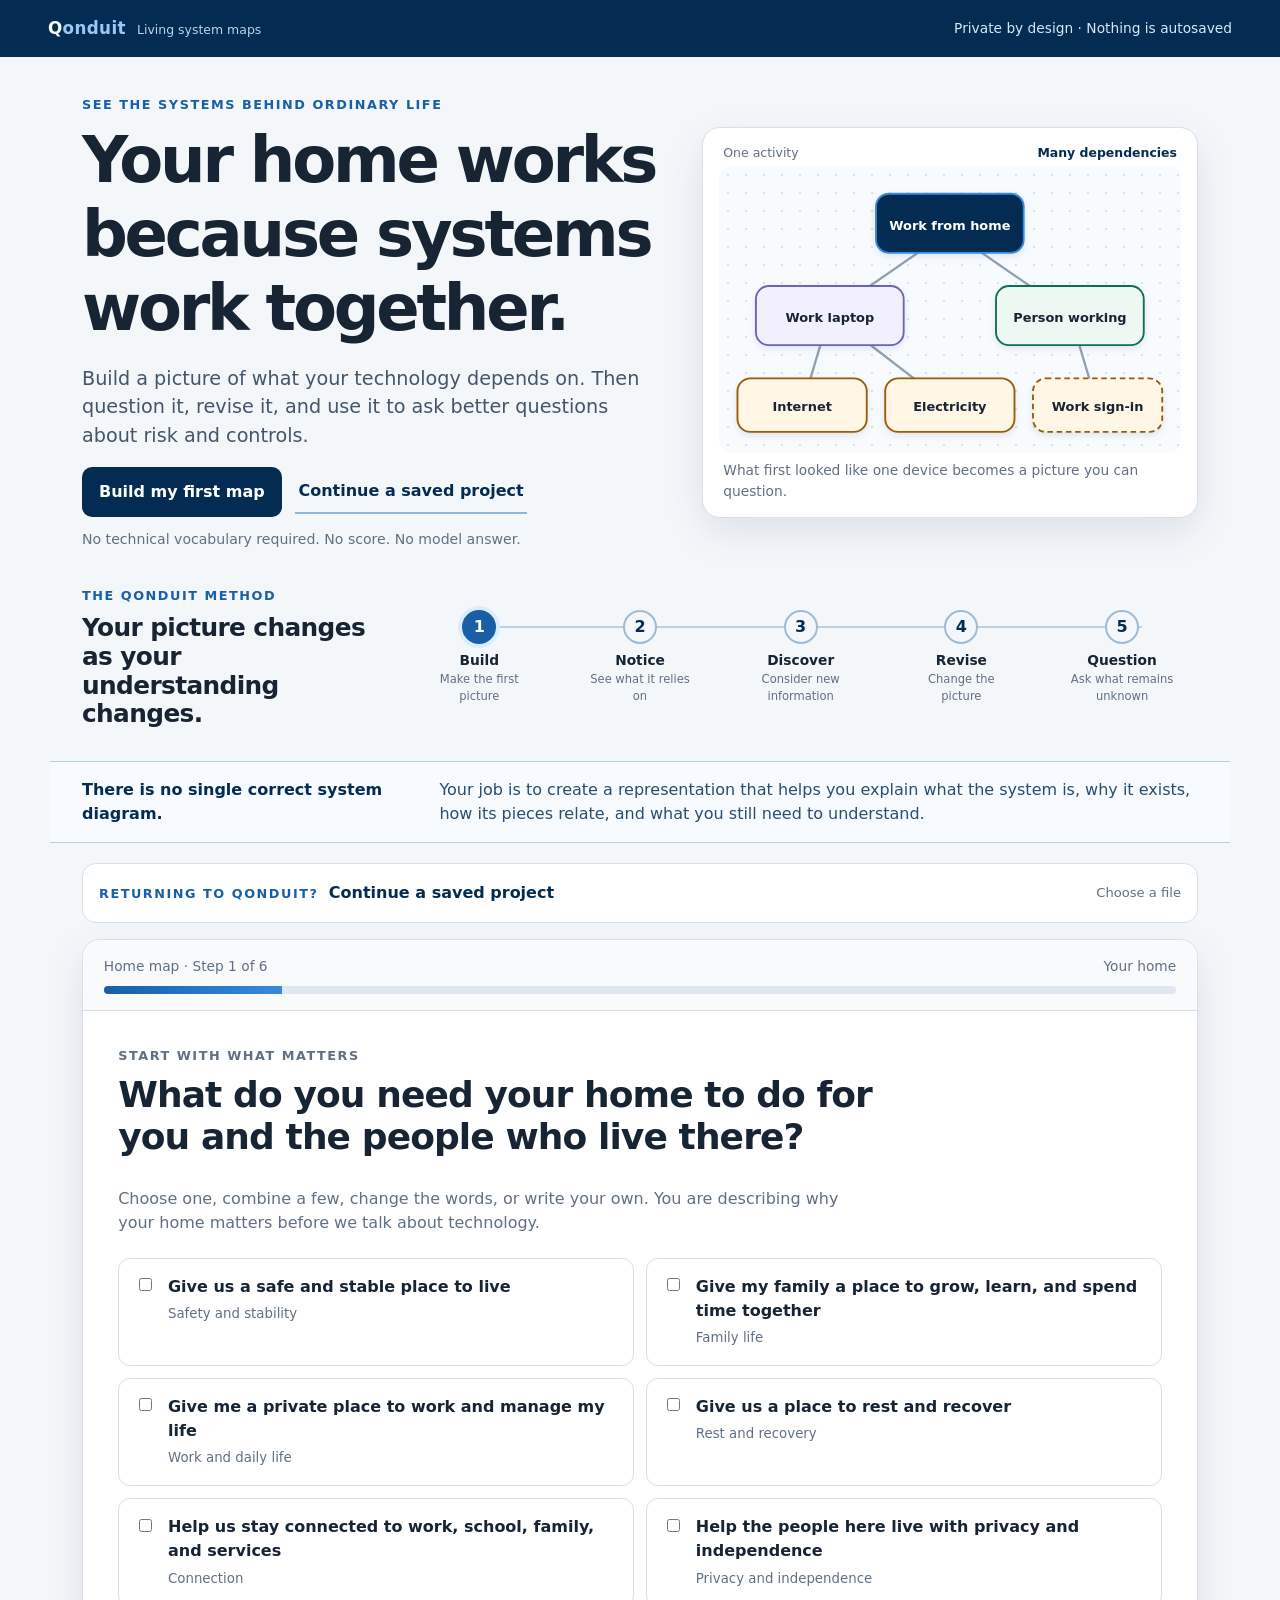
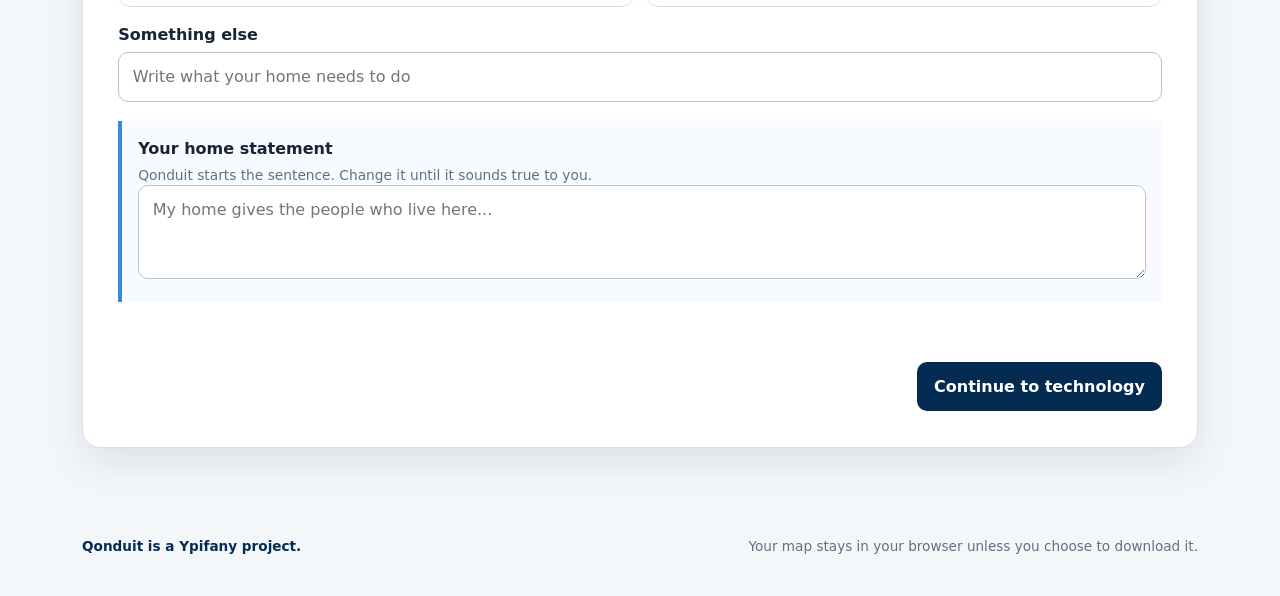
<file: index.html>
<!doctype html>
<html lang="en">
<head>
  <meta charset="utf-8">
  <meta name="viewport" content="width=device-width, initial-scale=1">
  <meta name="description" content="Build and revise a truthful map of how technology supports your home.">
  <title>Qonduit | See the System You Already Live In</title>
  <link rel="stylesheet" href="styles.css?v=20261016-4">
</head>
<body>
  <a class="skip-link" href="#experience">Skip to the experience</a>
  <header class="site-header">
    <div class="brand-lockup"><div class="brand">Q<span>onduit</span></div><div class="brand-descriptor">Living system maps</div></div>
    <div class="privacy-line">Private by design · Nothing is autosaved</div>
  </header>

  <section class="hero" aria-labelledby="pageTitle">
    <div class="hero-copy">
      <p class="eyebrow">See the systems behind ordinary life</p>
      <h1 id="pageTitle">Your home works because systems work together.</h1>
      <p class="lede">Build a picture of what your technology depends on. Then question it, revise it, and use it to ask better questions about risk and controls.</p>
      <div class="hero-actions">
        <button class="btn btn-primary btn-large" id="startExperience" type="button">Build my first map</button>
        <button class="text-button" id="openSavedProject" type="button" aria-controls="continueCard">Continue a saved project</button>
      </div>
      <p class="hero-reassurance">No technical vocabulary required. No score. No model answer.</p>
    </div>
    <aside class="hero-map-card" aria-label="Example of a living system map">
      <div class="map-preview-heading"><span>One activity</span><strong>Many dependencies</strong></div>
      <svg class="hero-map" viewBox="0 0 500 310" role="img" aria-labelledby="heroMapTitle heroMapDesc">
        <title id="heroMapTitle">Example home technology map</title>
        <desc id="heroMapDesc">Working from home connects to a laptop, internet service, electricity, and an employer sign-in.</desc>
        <g class="preview-lines">
          <line x1="250" y1="70" x2="120" y2="160"></line><line x1="250" y1="70" x2="380" y2="160"></line>
          <line x1="120" y1="160" x2="90" y2="260"></line><line x1="120" y1="160" x2="250" y2="260"></line><line x1="380" y1="160" x2="410" y2="260"></line>
        </g>
        <g class="preview-node preview-node-main" transform="translate(170 30)"><rect width="160" height="64" rx="14"></rect><text x="80" y="39">Work from home</text></g>
        <g class="preview-node preview-node-device" transform="translate(40 130)"><rect width="160" height="64" rx="14"></rect><text x="80" y="39">Work laptop</text></g>
        <g class="preview-node preview-node-person" transform="translate(300 130)"><rect width="160" height="64" rx="14"></rect><text x="80" y="39">Person working</text></g>
        <g class="preview-node preview-node-service" transform="translate(20 230)"><rect width="140" height="58" rx="14"></rect><text x="70" y="35">Internet</text></g>
        <g class="preview-node preview-node-service" transform="translate(180 230)"><rect width="140" height="58" rx="14"></rect><text x="70" y="35">Electricity</text></g>
        <g class="preview-node preview-node-new" transform="translate(340 230)"><rect width="140" height="58" rx="14"></rect><text x="70" y="35">Work sign-in</text></g>
      </svg>
      <p>What first looked like one device becomes a picture you can question.</p>
    </aside>
  </section>

  <section class="journey-overview" aria-labelledby="journeyTitle">
    <div><p class="eyebrow">The Qonduit method</p><h2 id="journeyTitle">Your picture changes as your understanding changes.</h2></div>
    <ol>
      <li data-journey="build"><span>1</span><strong>Build</strong><small>Make the first picture</small></li>
      <li data-journey="notice"><span>2</span><strong>Notice</strong><small>See what it relies on</small></li>
      <li data-journey="discover"><span>3</span><strong>Discover</strong><small>Consider new information</small></li>
      <li data-journey="revise"><span>4</span><strong>Revise</strong><small>Change the picture</small></li>
      <li data-journey="question"><span>5</span><strong>Question</strong><small>Ask what remains unknown</small></li>
    </ol>
  </section>

  <section class="promise" aria-label="Qonduit promise">
    <strong>There is no single correct system diagram.</strong>
    <span>Your job is to create a representation that helps you explain what the system is, why it exists, how its pieces relate, and what you still need to understand.</span>
  </section>

  <main class="page-shell" id="experience">
    <details class="continue-card" id="continueCard">
      <summary><span><span class="eyebrow">Returning to Qonduit?</span><strong id="continueTitle">Continue a saved project</strong></span><span class="summary-hint">Choose a file</span></summary>
      <div class="continue-card-body">
        <div>
          <p>Choose a Qonduit project file you previously downloaded. It opens only in this browser and is not uploaded or stored.</p>
          <p class="file-status" id="importStatus" role="status" aria-live="polite"></p>
        </div>
        <div class="continue-actions">
          <label class="field-label" for="projectFile">Qonduit project file</label>
          <input class="project-file-input" id="projectFile" type="file" accept=".json,application/json">
          <button class="btn btn-primary" id="beginImportedExperience" type="button" hidden>Question this map</button>
        </div>
      </div>
    </details>

    <section class="experience" id="experienceOne" aria-label="Home system mapping experience">
      <div class="progress-wrap">
        <div class="progress-copy"><span id="stepLabel">Home map · Step 1 of 6</span><span id="stepName">Your home</span></div>
        <div class="progress-track" aria-hidden="true"><div class="progress-bar" id="progressBar"></div></div>
      </div>

      <section class="step active" data-step="1" aria-labelledby="step1Title">
        <div class="step-intro">
          <p class="eyebrow">Start with what matters</p>
          <h2 id="step1Title">What do you need your home to do for you and the people who live there?</h2>
          <p>Choose one, combine a few, change the words, or write your own. You are describing why your home matters before we talk about technology.</p>
        </div>
        <div class="choice-grid" id="homePurposeChoices"></div>
        <div class="field">
          <label for="homePurposeOther">Something else</label>
          <input id="homePurposeOther" type="text" placeholder="Write what your home needs to do">
        </div>
        <div class="generated-statement">
          <label for="homeMission">Your home statement</label>
          <p class="field-help">Qonduit starts the sentence. Change it until it sounds true to you.</p>
          <textarea id="homeMission" placeholder="My home gives the people who live here..."></textarea>
        </div>
        <div class="validation" id="validation1" role="alert"></div>
        <div class="actions"><div></div><button class="btn btn-primary" data-next="2">Continue to technology</button></div>
      </section>

      <section class="step" data-step="2" aria-labelledby="step2Title">
        <div class="step-intro">
          <p class="eyebrow">Connect technology to purpose</p>
          <h2 id="step2Title">What do you use technology at home to do?</h2>
          <p>Choose what is actually true in your home. These uses help explain the job your home technology performs.</p>
        </div>
        <div class="choice-grid" id="techUseChoices"></div>
        <div class="field">
          <label for="techUseOther">Another use</label>
          <input id="techUseOther" type="text" placeholder="Add another way you use technology">
        </div>
        <div class="generated-statement">
          <label for="techMission">Your home technology statement</label>
          <p class="field-help">This should explain how technology contributes to the home statement you just wrote.</p>
          <textarea id="techMission" placeholder="Our home technology supports this by..."></textarea>
        </div>
        <div class="validation" id="validation2" role="alert"></div>
        <div class="actions"><button class="btn btn-secondary" data-back="1">Back</button><button class="btn btn-primary" data-next="3">Continue to people and devices</button></div>
      </section>

      <section class="step" data-step="3" aria-labelledby="step3Title">
        <div class="step-intro">
          <p class="eyebrow">Use ordinary names</p>
          <h2 id="step3Title">Who uses the technology, and what technology is there?</h2>
          <p>Do not include names or private account details. “The box that gives us Wi-Fi” is a useful answer. You can rename it later if you learn the technical term.</p>
        </div>
        <h3>People</h3>
        <div class="choice-grid" id="peopleChoices"></div>
        <div class="field">
          <label for="deviceInput">Devices and equipment</label>
          <p class="field-help">Select examples below or add your own, one at a time.</p>
          <div class="choice-grid" id="deviceChoices"></div>
          <div class="tag-builder">
            <input id="deviceInput" type="text" placeholder="Example: printer or the Wi-Fi box">
            <button class="btn btn-soft" id="addDevice" type="button">Add device</button>
          </div>
          <div class="selected-list" id="customDevices" aria-live="polite"></div>
        </div>
        <div class="validation" id="validation3" role="alert"></div>
        <div class="actions"><button class="btn btn-secondary" data-back="2">Back</button><button class="btn btn-primary" data-next="4">Continue to outside support</button></div>
      </section>

      <section class="step" data-step="4" aria-labelledby="step4Title">
        <div class="step-intro">
          <p class="eyebrow">Look beyond the walls</p>
          <h2 id="step4Title">What else has to be working for your technology to do what you need?</h2>
          <p>Your router and devices may be in your home, but they rely on things elsewhere. Choose what your household actually uses. These are outside services and dependencies.</p>
        </div>
        <div class="choice-grid" id="dependencyChoices"></div>
        <details class="example-disclosure">
          <summary>What is a device company account or service?</summary>
          <p>It is an account, app, or online service run by the company that made a device. The device may use it for setup, updates, storage, remote control, or paid features.</p>
          <p><strong>Examples:</strong> an Apple Account and iCloud for an iPhone, a Samsung account or SmartThings, a Roku account, Amazon Alexa, Google Home, HP Instant Ink, or a Peloton account. Choose this only when something like this is part of your home system.</p>
        </details>
        <div class="field">
          <label for="dependencyInput">Something we missed</label>
          <div class="tag-builder">
            <input id="dependencyInput" type="text" placeholder="Example: my employer's sign-in system">
            <button class="btn btn-soft" id="addDependency" type="button">Add outside service</button>
          </div>
          <div class="selected-list" id="customDependencies" aria-live="polite"></div>
        </div>
        <div class="validation" id="validation4" role="alert"></div>
        <div class="actions"><button class="btn btn-secondary" data-back="3">Back</button><button class="btn btn-primary" id="buildMap" type="button">Create my starting map</button></div>
      </section>

      <section class="step map-step" data-step="5" aria-labelledby="step5Title">
        <div class="map-heading">
          <p class="eyebrow">Version 1</p>
          <h2 id="step5Title">Make the map tell the truth as you understand it now.</h2>
          <p>Review the starting map Qonduit made from your answers. Use the controls beside the map only when you want to change what it says.</p>
          <ol class="map-instructions">
            <li><strong>Add a box:</strong> choose “Add something missing,” describe it, then choose “Add to map.”</li>
            <li><strong>Show a relationship:</strong> choose two boxes and say how one uses, supports, or relies on the other.</li>
            <li><strong>Tidy the layout:</strong> “Rearrange boxes” only straightens the map. It does not add or change information.</li>
          </ol>
          <p class="map-promise"><strong>Your map does not need to match anyone else’s.</strong> It needs to help you explain what you understand and what you still need to investigate.</p>
        </div>
        <p class="mobile-map-hint"><strong>Using a phone?</strong> Swipe left or right to move across the map. Swipe up or down to continue through the page. Tap a box to select it.</p>
        <div class="workspace">
          <div class="canvas-wrap">
            <svg id="mapCanvas" viewBox="0 0 900 760" role="img" aria-labelledby="mapTitle mapDesc">
              <title id="mapTitle">Editable home technology system map</title>
              <desc id="mapDesc">A visual diagram created from your guided answers. Use the adjacent map outline for a text representation.</desc>
              <defs>
                <marker id="arrow" markerWidth="9" markerHeight="9" refX="7" refY="3" orient="auto" markerUnits="strokeWidth"><path d="M0,0 L0,6 L8,3 z" fill="#7d91a5"></path></marker>
                <marker id="arrowNew" markerWidth="9" markerHeight="9" refX="7" refY="3" orient="auto" markerUnits="strokeWidth"><path d="M0,0 L0,6 L8,3 z" fill="#9a5b08"></path></marker>
              </defs>
              <g id="edgeLayer"></g><g id="nodeLayer"></g>
            </svg>
          </div>
          <aside class="map-panel" id="mapPanel" aria-label="Map editing controls">
            <div class="panel-jump" aria-label="Map panel sections">
              <button class="btn btn-soft" type="button" data-panel-top="mapPanel">Map controls</button>
              <button class="btn btn-secondary" type="button" data-panel-outline="outlineV1" aria-controls="outlineV1">Map outline</button>
            </div>
            <div class="panel-section">
              <h3>Add to the map</h3>
              <p>Add another box, or show how two existing boxes are related.</p>
              <div class="compact-grid">
                <button class="btn btn-soft" id="addNodeBtn" type="button">Add something missing</button>
                <button class="btn btn-soft" id="addEdgeBtn" type="button">Show a relationship</button>
              </div>
            </div>
            <div class="panel-section touch-only">
              <h3>Move boxes on a phone</h3>
              <p>Turn this on only while moving boxes. Turn it off to scroll the page normally.</p>
              <button class="btn btn-secondary btn-block" type="button" data-move-mode="v1" aria-pressed="false">Move boxes: off</button>
            </div>
            <div class="panel-section">
              <h3>Selected piece</h3>
              <p id="selectedHelp" aria-live="polite">Select a box on the map or use a button in the outline.</p>
              <button class="btn btn-secondary" id="editNodeBtn" type="button" disabled>Edit selected piece</button>
            </div>
            <details class="panel-section map-outline" id="outlineV1">
              <summary>Map outline</summary>
              <p>Each button selects and highlights the matching box in the map.</p>
              <ul class="node-list" id="nodeList"></ul>
            </details>
            <details class="panel-section map-outline">
              <summary>Relationships</summary>
              <p>Open this list when you want a text version of the connecting lines.</p>
              <ul class="edge-list" id="edgeList"></ul>
            </details>
          </aside>
        </div>
        <div class="map-toolbar">
          <button class="btn btn-secondary" data-back="4">Back to answers</button>
          <div class="actions-right">
            <button class="btn btn-soft" id="fitMap" type="button">Rearrange boxes</button>
            <button class="btn btn-secondary" id="downloadV1" type="button">Download Version 1 image</button>
            <button class="btn btn-primary" id="saveV1" type="button">Finish Version 1 and reveal something new</button>
          </div>
        </div>
      </section>

      <section class="step" data-step="6" aria-labelledby="step6Title">
        <div class="step-intro">
          <p class="eyebrow">Version 2</p>
          <h2 id="step6Title">New information can change the picture.</h2>
          <p>Qonduit selected a question based on what you included. It is not claiming the example is true for your home. Investigate it and add only what is true.</p>
        </div>
        <div class="reveal" id="revealCard" aria-live="polite"></div>
        <div class="reveal-actions">
          <button class="btn btn-secondary" id="downloadV1After" type="button">Download Version 1 image</button>
          <button class="btn btn-primary" id="reviseMap" type="button">Open Version 2</button>
        </div>

        <div id="version2Area" hidden>
          <p class="mobile-map-hint"><strong>Using a phone?</strong> Swipe left or right to move across the map. Swipe up or down to continue through the page. Tap a box to select it.</p>
          <div class="workspace" style="margin-top:1rem;border:1px solid var(--line)">
            <div class="canvas-wrap">
              <svg id="mapCanvasV2" viewBox="0 0 900 760" role="img" aria-label="Version 2 editable home technology map"><g id="edgeLayerV2"></g><g id="nodeLayerV2"></g></svg>
            </div>
            <aside class="map-panel" id="mapPanelV2" aria-label="Version 2 map editing controls">
              <div class="panel-jump" aria-label="Version 2 map panel sections">
                <button class="btn btn-soft" type="button" data-panel-top="mapPanelV2">Map controls</button>
                <button class="btn btn-secondary" type="button" data-panel-outline="outlineV2" aria-controls="outlineV2">Map outline</button>
              </div>
              <div class="panel-section">
                <h3>Revise your map</h3>
                <p>Your selected new information is now on the map. You can move it, edit it, or show another relationship.</p>
                <p id="selectedHelpV2" aria-live="polite">Select a box on the map or use a button in the outline.</p>
                <div class="compact-grid">
                  <button class="btn btn-soft" id="addNodeBtnV2" type="button">Add something missing</button>
                  <button class="btn btn-soft" id="addEdgeBtnV2" type="button">Show a relationship</button>
                </div>
                <button class="btn btn-secondary" id="editNodeBtnV2" style="margin-top:.55rem" type="button" disabled>Edit selected</button>
              </div>
              <div class="panel-section touch-only">
                <h3>Move boxes on a phone</h3>
                <p>Turn this on only while moving boxes. Turn it off to scroll the page normally.</p>
                <button class="btn btn-secondary btn-block" type="button" data-move-mode="v2" aria-pressed="false">Move boxes: off</button>
              </div>
              <details class="panel-section map-outline" id="outlineV2">
                <summary>Version 2 outline</summary>
                <p>Each button selects and highlights the matching box in the map.</p>
                <ul class="node-list" id="nodeListV2"></ul>
              </details>
              <details class="panel-section map-outline">
                <summary>Relationships</summary>
                <ul class="edge-list" id="edgeListV2"></ul>
              </details>
            </aside>
          </div>
          <div class="map-toolbar" style="border:1px solid var(--line);border-top:0">
            <button class="btn btn-soft" id="fitMapV2" type="button">Rearrange boxes</button>
            <button class="btn btn-primary" id="saveV2" type="button">Finish Version 2 and show downloads</button>
          </div>
        </div>

        <div id="reflectionArea" hidden>
          <h2 style="margin-top:1.7rem">What changed in your picture?</h2>
          <div class="comparison" id="comparison"></div>
          <div class="download-grid" id="downloadOptions">
            <article class="download-card"><h3>Download the Version 2 image</h3><p>A PNG you can view, share, or place in a document.</p><button class="btn btn-primary" id="downloadPng" type="button">Download Version 2 image</button></article>
            <article class="download-card"><h3>Download the editable project</h3><p>A Qonduit project file containing both versions and your reflection. Open it here later to continue questioning the map.</p><button class="btn btn-primary" id="downloadProject" type="button">Download editable project</button></article>
          </div>
          <p class="privacy-reminder"><strong>Nothing is autosaved.</strong> Download what you want to keep before closing or refreshing this page.</p>
          <h3 class="reflection-heading">Optional reflection</h3>
          <div class="field"><label for="reflectionVisible">What became visible in Version 2 that you did not see in Version 1?</label><textarea id="reflectionVisible"></textarea></div>
          <div class="field"><label for="reflectionQuestion">What question would you ask next before looking at a control?</label><textarea id="reflectionQuestion"></textarea></div>
          <div class="actions"><button class="btn btn-danger" id="startOver" type="button">Clear everything and start over</button><button class="btn btn-primary" id="continueToQuestions" type="button">Continue to Experience 2</button></div>
        </div>
      </section>
    </section>

    <section class="experience question-experience" id="questionExperience" aria-labelledby="questionExperienceTitle" hidden>
      <div class="experience-two-heading">
        <p class="eyebrow">Experience 2 · Question the picture</p>
        <h2 id="questionExperienceTitle">What does this map claim—and how do you know?</h2>
        <p>Select a box or relationship. Attach a question, assumption, uncertainty, evidence, or note. You are not trying to find the correct diagram. You are making your current understanding visible.</p>
      </div>

      <p class="mobile-map-hint"><strong>Using a phone?</strong> Swipe left or right to move across the map. Swipe up or down to continue through the page. Use the controls below the map to add questions and notes.</p>
      <div class="workspace question-workspace">
        <div class="canvas-wrap">
          <svg id="mapCanvasQ" viewBox="0 0 900 760" role="img" aria-labelledby="questionMapTitle questionMapDesc">
            <title id="questionMapTitle">Home technology map with attached questions and notes</title>
            <desc id="questionMapDesc">A copy of the learner's Version 2 map. Numbered badges show where questions, assumptions, uncertainties, evidence, or notes have been attached.</desc>
            <g id="edgeLayerQ"></g><g id="nodeLayerQ"></g>
          </svg>
        </div>
        <aside class="map-panel" id="mapPanelQ" aria-label="Questioning controls">
          <div class="panel-jump" aria-label="Questioning panel sections">
            <button class="btn btn-soft" type="button" data-panel-top="mapPanelQ">Question controls</button>
            <button class="btn btn-secondary" type="button" data-panel-outline="outlineQ" aria-controls="outlineQ">Map outline</button>
          </div>
          <div class="panel-section">
            <h3>Choose what to question</h3>
            <p id="selectedHelpQ" aria-live="polite">Select a box on the map or choose any item below.</p>
            <label class="field-label" for="annotationTarget">Map item</label>
            <select id="annotationTarget"></select>
            <div class="question-prompt" id="questionPrompt">Choose a map item to see a useful question.</div>
            <button class="btn btn-primary btn-block" id="addAnnotationBtn" type="button">Attach a question or note</button>
          </div>
          <div class="panel-section touch-only">
            <h3>Move boxes on a phone</h3>
            <p>Turn this on only while moving boxes. Turn it off to scroll the page normally.</p>
            <button class="btn btn-secondary btn-block" type="button" data-move-mode="q" aria-pressed="false">Move boxes: off</button>
          </div>
          <details class="panel-section map-outline" id="outlineQ">
            <summary>Map outline</summary>
            <p>Selecting a box makes its direct relationships easier to see.</p>
            <ul class="node-list" id="nodeListQ"></ul>
          </details>
          <details class="panel-section map-outline" open>
            <summary>Relationships</summary>
            <p>Use “Question” to attach something directly to a relationship.</p>
            <ul class="edge-list question-edge-list" id="edgeListQ"></ul>
          </details>
          <details class="panel-section map-outline" open>
            <summary>Attached questions and notes <span id="annotationCount">(0)</span></summary>
            <ul class="annotation-list" id="annotationList"><li class="empty-note">Nothing attached yet.</li></ul>
          </details>
        </aside>
      </div>
      <div class="validation question-validation" id="questionValidation" role="alert"></div>
      <div class="map-toolbar question-toolbar">
        <button class="btn btn-secondary" id="returnToOpening" type="button">Return to opening</button>
        <div class="actions-right">
          <button class="btn btn-soft" id="fitMapQ" type="button">Rearrange boxes</button>
          <button class="btn btn-primary" id="finishQuestioning" type="button">Finish questioning this map</button>
        </div>
      </div>

      <div class="question-results" id="questionResults" hidden>
        <p class="eyebrow">Your work</p>
        <h2>This map now shows what you understand and what remains open.</h2>
        <div class="comparison" id="annotationSummary"></div>
        <div class="download-grid">
          <article class="download-card"><h3>Download the annotated map</h3><p>A PNG with numbered markers showing where you attached thinking.</p><button class="btn btn-primary" id="downloadAnnotatedPng" type="button">Download annotated map</button></article>
          <article class="download-card"><h3>Keep the living project</h3><p>A Qonduit project file containing the maps, reflections, questions, assumptions, uncertainties, evidence, and notes.</p><button class="btn btn-primary" id="downloadQuestionedProject" type="button">Download updated project</button></article>
        </div>
        <p class="privacy-reminder"><strong>Nothing is autosaved.</strong> Download the updated project before leaving if you want to continue later.</p>
      </div>
    </section>
  </main>

  <footer class="site-footer"><strong>Qonduit is a Ypifany project.</strong><span>Your map stays in your browser unless you choose to download it.</span></footer>

  <div class="undo-toast" id="undoToast" role="status" aria-live="polite" hidden>
    <span id="undoMessage"></span>
    <button class="undo-action" id="undoAction" type="button" hidden>Undo</button>
    <button class="undo-dismiss" id="undoDismiss" type="button" aria-label="Dismiss message">×</button>
  </div>

  <div class="modal-backdrop" id="nodeModal" role="dialog" aria-modal="true" aria-labelledby="nodeModalTitle">
    <div class="modal">
      <h2 id="nodeModalTitle">Add something missing</h2>
      <div class="field"><label for="nodeLabel">What do you call it?</label><input id="nodeLabel" type="text" placeholder="Example: work laptop"></div>
      <div class="field"><label for="nodeType">What kind of piece is it?</label><select id="nodeType"><option value="device">Device or equipment</option><option value="person">Person or group</option><option value="service">Outside service</option><option value="purpose">Purpose or activity</option><option value="system">System</option></select></div>
      <div class="field"><label for="nodeCertainty">How sure are you?</label><select id="nodeCertainty"><option value="known">I know this</option><option value="assumed">I am assuming this</option><option value="check">I need to check</option></select></div>
      <div class="validation" id="nodeValidation" role="alert"></div>
      <div class="modal-actions"><button class="btn btn-secondary" data-close-modal>Cancel</button><button class="btn btn-primary" id="saveNode" type="button">Add to map</button></div>
    </div>
  </div>

  <div class="modal-backdrop" id="edgeModal" role="dialog" aria-modal="true" aria-labelledby="edgeModalTitle">
    <div class="modal">
      <h2 id="edgeModalTitle">Show how two things are related</h2>
      <p class="modal-help">A relationship explains why a line belongs between two boxes—for example, a laptop <strong>connects through</strong> a router or a household <strong>relies on</strong> electricity.</p>
      <div class="field"><label for="edgeFrom">From</label><select id="edgeFrom"></select></div>
      <div class="field"><label for="edgeTo">To</label><select id="edgeTo"></select></div>
      <fieldset class="relationship-choices">
        <legend>Choose the words that make the sentence true</legend>
        <div class="relationship-choice-grid">
          <button type="button" data-relationship="relies on">relies on</button>
          <button type="button" data-relationship="connects through">connects through</button>
          <button type="button" data-relationship="uses">uses</button>
          <button type="button" data-relationship="supports">supports</button>
          <button type="button" data-relationship="makes possible">makes possible</button>
          <button type="button" data-relationship="provides connection">provides connection</button>
        </div>
      </fieldset>
      <div class="field"><label for="edgeLabel">Or write your own relationship</label><input id="edgeLabel" type="text" placeholder="Example: sends information to"></div>
      <div class="validation" id="edgeValidation" role="alert"></div>
      <div class="modal-actions"><button class="btn btn-secondary" data-close-modal>Cancel</button><button class="btn btn-primary" id="saveEdge" type="button">Show relationship on map</button></div>
    </div>
  </div>

  <div class="modal-backdrop" id="annotationModal" role="dialog" aria-modal="true" aria-labelledby="annotationModalTitle">
    <div class="modal">
      <h2 id="annotationModalTitle">Attach thinking to the map</h2>
      <div class="field"><label for="annotationModalTarget">Attach it to</label><select id="annotationModalTarget"></select></div>
      <div class="field"><label for="annotationType">What are you attaching?</label><select id="annotationType"><option value="question">Question</option><option value="assumption">Assumption</option><option value="uncertainty">Something I need to verify</option><option value="evidence">Evidence</option><option value="note">Note or discovery</option></select></div>
      <div class="question-prompt" id="annotationSuggestion"></div>
      <div class="field"><label for="annotationText">Write it in your own words</label><textarea id="annotationText" placeholder="What do you want to remember, question, or verify?"></textarea></div>
      <div class="validation" id="annotationValidation" role="alert"></div>
      <div class="modal-actions"><button class="btn btn-secondary" data-close-modal>Cancel</button><button class="btn btn-primary" id="saveAnnotation" type="button">Attach to map</button></div>
    </div>
  </div>

  <script src="app.js?v=20261016-4"></script>
</body>
</html>
</file>
<file: styles.css>
:root {
  --navy: #042c53;
  --blue: #185fa5;
  --blue-2: #378add;
  --blue-pale: #eaf4ff;
  --green: #0f6e56;
  --green-pale: #edf8f3;
  --amber: #9a5b08;
  --amber-pale: #fff6e6;
  --red: #a32d2d;
  --ink: #172433;
  --muted: #607083;
  --line: #d7e0e8;
  --panel: #ffffff;
  --page: #f4f7fa;
  --shadow: 0 14px 40px rgba(4, 44, 83, 0.1);
  --radius: 18px;
}

* { box-sizing: border-box; }

html { scroll-behavior: smooth; }

body {
  margin: 0;
  overflow-x: hidden;
  color: var(--ink);
  background: var(--page);
  font-family: Inter, ui-sans-serif, system-ui, -apple-system, BlinkMacSystemFont, "Segoe UI", sans-serif;
  line-height: 1.5;
}

button, input, textarea, select { font: inherit; }
button { cursor: pointer; }

button:focus-visible,
input:focus-visible,
textarea:focus-visible,
select:focus-visible,
[tabindex]:focus-visible {
  outline: 3px solid #85b7eb;
  outline-offset: 3px;
}

.skip-link {
  position: fixed;
  left: 1rem;
  top: -4rem;
  z-index: 100;
  background: #fff;
  color: var(--navy);
  padding: 0.7rem 1rem;
  border-radius: 0.5rem;
}
.skip-link:focus { top: 1rem; }

.site-header {
  background: var(--navy);
  color: white;
  padding: 1rem clamp(1rem, 4vw, 3rem);
  display: flex;
  align-items: center;
  justify-content: space-between;
  gap: 1rem;
}

.brand-lockup { display: flex; align-items: baseline; gap: .7rem; }

.brand {
  font-size: 1.05rem;
  font-weight: 750;
  letter-spacing: 0.02em;
}
.brand span { color: #9cc8f4; }
.brand-descriptor { color: #b9d4ec; font-size: .78rem; }
.privacy-line { color: #d9e8f6; font-size: 0.86rem; }

.hero {
  max-width: 1180px;
  margin: 0 auto;
  padding: clamp(1.35rem, 3vw, 2.35rem) clamp(1rem, 4vw, 2rem) 1.25rem;
  display: grid;
  grid-template-columns: minmax(0, 1.08fr) minmax(370px, .92fr);
  gap: clamp(1.25rem, 3vw, 2.5rem);
  align-items: center;
}

.eyebrow {
  margin: 0 0 0.55rem;
  color: var(--blue);
  font-size: 0.8rem;
  font-weight: 800;
  letter-spacing: 0.12em;
  text-transform: uppercase;
}

h1, h2, h3 { line-height: 1.16; margin-top: 0; }
h1 { max-width: 760px; margin-bottom: .85rem; font-size: clamp(2.25rem, 5vw, 4rem); letter-spacing: -0.05em; }
h2 { font-size: clamp(1.55rem, 3vw, 2.25rem); letter-spacing: -0.025em; }
h3 { font-size: 1.05rem; }

.lede { max-width: 700px; margin-bottom: 1rem; font-size: clamp(1rem, 1.7vw, 1.2rem); color: #44566a; }

.hero-actions { display: flex; flex-wrap: wrap; align-items: center; gap: .85rem; }
.btn-large { min-height: 50px; padding-inline: 1.25rem; }
.text-button { min-height: 44px; padding: .55rem .2rem; border: 0; border-bottom: 2px solid #8fb6d9; background: transparent; color: var(--navy); font-weight: 800; }
.text-button:hover { border-color: var(--blue); }
.hero-reassurance { margin: .75rem 0 0; color: var(--muted); font-size: .88rem; }

.hero-map-card {
  background: var(--panel);
  border: 1px solid var(--line);
  border-radius: var(--radius);
  padding: 1rem;
  box-shadow: var(--shadow);
}
.hero-map-card > p { margin: .45rem .25rem 0; color: var(--muted); font-size: .86rem; }
.map-preview-heading { display: flex; justify-content: space-between; gap: 1rem; align-items: center; margin: 0 .25rem .25rem; color: var(--muted); font-size: .78rem; }
.map-preview-heading strong { color: var(--navy); }
.hero-map { display: block; width: 100%; height: auto; border-radius: 12px; background-color: #f8fbfe; background-image: radial-gradient(#d5e1eb 1px, transparent 1px); background-size: 18px 18px; }
.preview-lines line { stroke: #8ea1b2; stroke-width: 2.5; }
.preview-node rect { stroke-width: 2; filter: drop-shadow(0 3px 4px rgba(4,44,83,.1)); }
.preview-node text { text-anchor: middle; font-size: 14px; font-weight: 800; fill: var(--ink); }
.preview-node-main rect { fill: var(--navy); stroke: var(--blue-2); }
.preview-node-main text { fill: #fff; }
.preview-node-device rect { fill: #f2f0ff; stroke: #6f62b5; }
.preview-node-person rect { fill: var(--green-pale); stroke: var(--green); }
.preview-node-service rect { fill: var(--amber-pale); stroke: var(--amber); }
.preview-node-new rect { fill: #fff6e6; stroke: var(--amber); stroke-dasharray: 6 4; }

.journey-overview {
  max-width: 1180px;
  margin: 0 auto 1rem;
  padding: 1rem clamp(1rem, 4vw, 2rem);
  display: grid;
  grid-template-columns: minmax(220px,.55fr) minmax(0,1.45fr);
  gap: 1.25rem;
  align-items: center;
}
.journey-overview h2 { margin: 0; font-size: clamp(1.2rem,2vw,1.55rem); }
.journey-overview ol { position: relative; margin: 0; padding: 0; display: grid; grid-template-columns: repeat(5,1fr); gap: .55rem; list-style: none; }
.journey-overview ol::before { content:""; position: absolute; top: 16px; left: 7%; right: 7%; height: 2px; background: #bfd1e1; }
.journey-overview li { position: relative; display: grid; justify-items: center; text-align: center; color: var(--muted); }
.journey-overview li > span { z-index: 1; width: 34px; height: 34px; display: grid; place-items: center; border: 2px solid #9dbbd4; border-radius: 50%; background: var(--page); color: var(--navy); font-weight: 850; }
.journey-overview li strong { margin-top: .35rem; color: var(--ink); font-size: .86rem; }
.journey-overview li small { max-width: 110px; font-size: .72rem; }
.journey-overview li.is-current > span { border-color: var(--blue); background: var(--blue); color: #fff; box-shadow: 0 0 0 4px #dcecff; }

.promise {
  max-width: 1180px;
  margin: 0 auto 1.25rem;
  padding: 1rem clamp(1rem, 4vw, 2rem);
  display: grid;
  grid-template-columns: minmax(220px, .45fr) minmax(0, 1fr);
  gap: 1rem;
  border-top: 1px solid #b4d0e9;
  border-bottom: 1px solid #b4d0e9;
  background: #f7fbff;
  color: #294d6e;
}
.promise strong { color: var(--navy); }

.page-shell { max-width: 1180px; margin: 0 auto; padding: 0 clamp(1rem, 4vw, 2rem) 4rem; }

.continue-card {
  margin-bottom: 1rem;
  border: 1px solid var(--line);
  border-radius: 14px;
  background: #fff;
}
.continue-card summary { min-height: 58px; padding: .8rem 1rem; display: flex; justify-content: space-between; gap: 1rem; align-items: center; color: var(--navy); cursor: pointer; }
.continue-card summary::marker { color: var(--blue); }
.continue-card summary > span:first-child { display: flex; gap: .65rem; align-items: baseline; flex-wrap: wrap; }
.continue-card summary .eyebrow { margin: 0; }
.continue-card summary strong { font-size: 1rem; }
.summary-hint { color: var(--muted); font-size: .82rem; }
.continue-card-body { padding: 1rem 1.2rem; display: grid; grid-template-columns: minmax(0,1fr) auto; gap: 1rem; align-items: center; border-top: 1px solid var(--line); }
.continue-card p { margin: 0; color: var(--muted); }
.continue-actions { display: flex; gap: .6rem; flex-wrap: wrap; }
.continue-actions .field-label { flex-basis: 100%; margin: 0; }
.project-file-input { width: min(100%, 360px); color: var(--muted); font-size: .9rem; }
.project-file-input::file-selector-button {
  min-height: 44px;
  margin-right: .65rem;
  padding: .65rem .85rem;
  border: 1px solid #aabac8;
  border-radius: 9px;
  background: #fff;
  color: var(--navy);
  font-weight: 750;
  cursor: pointer;
}
.file-status { min-height: 1.4rem; margin-top: .45rem !important; font-weight: 700; }
.file-status.error { color: var(--red); }
.file-status.success { color: var(--green); }

.experience {
  background: var(--panel);
  border: 1px solid var(--line);
  border-radius: var(--radius);
  box-shadow: var(--shadow);
  overflow: hidden;
}

.progress-wrap {
  padding: 1rem 1.3rem;
  background: #f8fafc;
  border-bottom: 1px solid var(--line);
}
.progress-copy { display: flex; justify-content: space-between; gap: 1rem; color: var(--muted); font-size: 0.86rem; }
.progress-track { height: 8px; margin-top: 0.55rem; border-radius: 999px; overflow: hidden; background: #dfe8f0; }
.progress-bar { width: 16.66%; height: 100%; background: linear-gradient(90deg, var(--blue), var(--blue-2)); transition: width 260ms ease; }

.step { display: none; padding: clamp(1.2rem, 4vw, 2.2rem); }
.step.active { display: block; animation: fade 180ms ease-out; }
@keyframes fade { from { opacity: 0; transform: translateY(5px); } to { opacity: 1; transform: translateY(0); } }

.step-intro { max-width: 760px; margin-bottom: 1.4rem; }
.step-intro p { color: var(--muted); }
.plain-note { color: var(--green); font-weight: 650; }

.choice-grid { display: grid; grid-template-columns: repeat(2, minmax(0, 1fr)); gap: 0.75rem; }
.choice {
  position: relative;
  display: flex;
  gap: 0.8rem;
  align-items: flex-start;
  min-height: 76px;
  padding: 1rem;
  border: 1px solid var(--line);
  border-radius: 12px;
  background: #fff;
  transition: border-color 140ms ease, background 140ms ease, transform 140ms ease;
}
.choice:hover { border-color: #8fb6d9; transform: translateY(-1px); }
.choice:has(input:checked) { border-color: var(--blue); background: var(--blue-pale); }
.choice input { margin-top: 0.22rem; accent-color: var(--blue); }
.choice strong { display: block; margin-bottom: 0.15rem; }
.choice small { color: var(--muted); }

.field { margin-top: 1rem; }
.field label { display: block; font-weight: 750; margin-bottom: 0.35rem; }
.field-help { margin: 0.2rem 0 0; color: var(--muted); font-size: 0.86rem; }
input[type="text"], textarea, select {
  width: 100%;
  border: 1px solid #b8c5d1;
  border-radius: 10px;
  background: white;
  color: var(--ink);
  padding: 0.75rem 0.85rem;
}
textarea { min-height: 94px; resize: vertical; }

.generated-statement {
  margin: 1.2rem 0 0;
  border-left: 4px solid var(--blue-2);
  background: #f7fbff;
  padding: 1rem;
}
.generated-statement label { font-weight: 800; }

.tag-builder { display: flex; gap: 0.55rem; margin-top: 0.75rem; }
.tag-builder input { flex: 1; }
.tag-builder button { white-space: nowrap; }

.selected-list { display: flex; flex-wrap: wrap; gap: 0.45rem; margin-top: 0.7rem; min-height: 2rem; }
.selected-tag {
  display: inline-flex;
  align-items: center;
  gap: 0.35rem;
  border: 1px solid #a9c6df;
  background: var(--blue-pale);
  color: #0b477c;
  border-radius: 999px;
  padding: 0.35rem 0.6rem;
  font-size: 0.86rem;
}
.selected-tag button { border: 0; background: transparent; color: inherit; padding: 0 0.2rem; font-weight: 800; }

.actions { margin-top: 1.6rem; display: flex; justify-content: space-between; flex-wrap: wrap; gap: 0.75rem; }
.actions-right { display: flex; gap: 0.65rem; flex-wrap: wrap; margin-left: auto; }

.btn {
  border: 1px solid transparent;
  border-radius: 10px;
  padding: 0.72rem 1rem;
  font-weight: 750;
  transition: transform 120ms ease, background 120ms ease;
}
.btn:hover { transform: translateY(-1px); }
.btn-primary { color: white; background: var(--navy); }
.btn-primary:hover { background: #0a426f; }
.btn-secondary { color: var(--navy); background: #fff; border-color: #aabac8; }
.btn-soft { color: #0b477c; background: var(--blue-pale); border-color: #b4d0e9; }
.btn-danger { color: var(--red); background: #fff; border-color: #e0b3b3; }
.btn:disabled { opacity: 0.45; cursor: not-allowed; transform: none; }

.validation { min-height: 1.4rem; margin-top: 0.75rem; color: var(--red); font-size: 0.9rem; font-weight: 650; }

.example-disclosure {
  margin-top: 0.9rem;
  border: 1px solid #b4d0e9;
  border-radius: 12px;
  background: #f7fbff;
  padding: 0.8rem 1rem;
}
.example-disclosure summary,
.map-outline summary {
  color: var(--navy);
  font-weight: 800;
  cursor: pointer;
}
.example-disclosure p { margin: 0.7rem 0 0; color: #44566a; }

.map-step { padding: 0; }
.map-heading { padding: 1.4rem 1.4rem 0; }
.map-promise { padding: .75rem .85rem; border-left: 4px solid var(--blue-2); background: #f7fbff; color: #294d6e; }
.map-instructions { margin: 1rem 0; padding-left: 1.35rem; color: #44566a; }
.map-instructions li + li { margin-top: .45rem; }
.mobile-map-hint { display: none; }
.workspace {
  height: clamp(570px, 72vh, 720px);
  display: grid;
  grid-template-columns: minmax(0, 1fr) minmax(280px, 320px);
  border-top: 1px solid var(--line);
  overflow: hidden;
}
.canvas-wrap { position: relative; min-width: 0; overflow: auto; overscroll-behavior: contain; background-color: #f8fbfe; background-image: radial-gradient(#cbd8e3 1px, transparent 1px); background-size: 22px 22px; }
#mapCanvas, #mapCanvasV2, #mapCanvasQ { display: block; width: 100%; min-height: 100%; touch-action: pan-x pan-y; }
.canvas-empty { position: absolute; inset: 0; display: grid; place-items: center; color: var(--muted); pointer-events: none; }
.map-panel { min-height: 0; border-left: 1px solid var(--line); padding: 1rem; overflow-y: auto; overscroll-behavior: contain; background: white; }
.panel-jump {
  position: sticky;
  top: -1rem;
  z-index: 5;
  display: grid;
  grid-template-columns: 1fr 1fr;
  gap: 0.4rem;
  margin: -1rem -1rem 1rem;
  padding: 0.7rem 1rem;
  border-bottom: 1px solid var(--line);
  background: rgba(255,255,255,0.97);
  box-shadow: 0 5px 14px rgba(4,44,83,.08);
}
.panel-jump .btn { min-height: 42px; padding: 0.5rem 0.55rem; font-size: 0.78rem; }
.panel-section + .panel-section { border-top: 1px solid var(--line); margin-top: 1rem; padding-top: 1rem; }
.panel-section h3 { margin-bottom: 0.55rem; }
.panel-section p { margin: 0 0 0.65rem; color: var(--muted); font-size: 0.88rem; }
.map-outline > p { margin-top: 0.55rem; }
.compact-grid { display: grid; grid-template-columns: 1fr 1fr; gap: 0.45rem; }
.compact-grid .btn { padding: 0.55rem 0.65rem; font-size: 0.86rem; }

.node-list, .edge-list { list-style: none; padding: 0; margin: 0; display: grid; gap: 0.4rem; }
.node-list li { position: relative; display: grid; grid-template-columns: minmax(0, 1fr) 38px; border: 1px solid var(--line); border-radius: 9px; overflow: hidden; background: #fff; }
.node-list li.is-selected { border-color: #c97700; box-shadow: 0 0 0 2px #ffdca8; }
.node-list li.question-node-item { grid-template-columns: minmax(0, 1fr); }
.node-select { min-height: 48px; border: 0; background: #fff; color: var(--ink); padding: 0.55rem 0.65rem; text-align: left; }
.node-select:hover { background: var(--blue-pale); }
.node-select strong, .node-select small { display: block; }
.node-select small { margin-top: 0.1rem; color: var(--muted); font-size: 0.76rem; }
.node-delete { min-width: 38px; border: 0; border-left: 1px solid var(--line); background: #fff; color: var(--red); font-weight: 800; }
.node-delete:hover { background: #fff3f3; }
.edge-list li { border: 1px solid var(--line); border-radius: 8px; padding: 0.55rem; font-size: 0.84rem; }
.edge-list button { float: right; min-width: 32px; min-height: 32px; border: 0; background: transparent; color: var(--red); font-weight: 700; }

.map-toolbar { padding: 0.8rem 1rem; display: flex; gap: 0.55rem; flex-wrap: wrap; border-top: 1px solid var(--line); background: #fff; }

.svg-edge { stroke: #7d91a5; stroke-width: 2; }
.svg-edge.new { stroke: var(--amber); stroke-dasharray: 7 5; stroke-width: 3; }
.edge-label-bg { opacity: 0; fill: #fffdf8; stroke: #c97700; stroke-width: 2; filter: drop-shadow(0 3px 5px rgba(93,55,0,.22)); }
.edge-label-bg.active { opacity: 1; }
.edge-label { opacity: 0; font-size: 15px; font-weight: 850; fill: #563300; }
.node-group { cursor: grab; touch-action: none; }
.node-group:active { cursor: grabbing; }
.node-group text { pointer-events: none; font-size: 13px; font-weight: 750; fill: var(--ink); }
.node-group .node-shape { stroke-width: 2; filter: drop-shadow(0 3px 4px rgba(4,44,83,.12)); }
.node-group.selected .node-shape { stroke: #c97700 !important; stroke-width: 5; filter: drop-shadow(0 0 7px rgba(201,119,0,.45)); }
.node-group.dimmed { opacity: 0.4; }
.svg-edge.dimmed { opacity: 0.14; }
.edge-label.dimmed { opacity: 0; }
.svg-edge.active { stroke: #c97700; stroke-width: 4; }
.edge-label.active { opacity: 1; fill: #744500; }
.node-group.added-v2 .node-shape { stroke: var(--amber); stroke-dasharray: 6 4; }
.annotation-badge { fill: var(--navy); stroke: #fff; stroke-width: 3; pointer-events: none; }
.annotation-badge-text { fill: #fff !important; font-size: 12px !important; font-weight: 850 !important; pointer-events: none; }
.svg-edge.annotated { stroke: #5f3e96; stroke-width: 3; }

.question-experience { margin-top: 1rem; }
.experience-two-heading { padding: clamp(1.2rem, 4vw, 2.2rem); max-width: 850px; }
.experience-two-heading p:last-child { color: var(--muted); }
.question-workspace { border-top: 1px solid var(--line); }
.field-label { display: block; margin: .3rem 0 .35rem; font-weight: 750; font-size: .88rem; }
.question-prompt { margin: .75rem 0; padding: .75rem; border-left: 4px solid #6f62b5; background: #f6f4ff; color: #46377c; font-size: .9rem; }
.btn-block { width: 100%; }
.touch-only { display: none; }
.question-edge-list li { display: grid; grid-template-columns: minmax(0, 1fr) auto; gap: .5rem; align-items: center; }
.question-edge-list button { float: none; min-width: auto; min-height: 40px; padding: .35rem .55rem; border: 1px solid #b4d0e9; border-radius: 8px; background: var(--blue-pale); color: #0b477c; }
.annotation-list { list-style: none; padding: 0; margin: 0; display: grid; gap: .5rem; }
.annotation-list li { border: 1px solid var(--line); border-radius: 9px; padding: .65rem; background: #fff; font-size: .84rem; }
.annotation-list strong, .annotation-list span { display: block; }
.annotation-list span { color: var(--muted); margin: .15rem 0 .35rem; }
.annotation-list button { border: 0; background: transparent; color: var(--red); padding: .25rem 0; font-weight: 750; }
.annotation-type { display: inline-block !important; width: fit-content; margin: 0 0 .25rem !important; padding: .15rem .4rem; border-radius: 999px; background: #f0ecff; color: #513c8d !important; font-size: .72rem; font-weight: 850; text-transform: uppercase; letter-spacing: .04em; }
.empty-note { color: var(--muted); }
.question-results { margin: 0; padding: clamp(1.2rem, 4vw, 2.2rem); border-top: 1px solid var(--line); background: #fbfcfd; }
.question-validation { padding: .4rem 1rem 0; }

.reveal {
  border: 1px solid #e9c47f;
  background: var(--amber-pale);
  border-radius: 14px;
  padding: 1.1rem;
  margin: 1rem 0;
}
.reveal h3 { color: #6e4100; margin-bottom: 0.45rem; }
.reveal p { margin: 0.35rem 0; }
.reveal-choice-area { margin-top: 1rem; padding-top: 1rem; border-top: 1px solid #e9c47f; }
.reveal-choice-area fieldset { margin: 0; padding: 0; border: 0; }
.reveal-choice-area legend { margin-bottom: .65rem; color: #5d3900; font-weight: 800; }
.reveal-choice-grid { display: grid; grid-template-columns: repeat(2, minmax(0,1fr)); gap: .55rem; }
.reveal-choice { display: flex; align-items: flex-start; gap: .55rem; padding: .7rem; border: 1px solid #d9ad5f; border-radius: 10px; background: #fffdf8; }
.reveal-choice input { margin-top: .2rem; accent-color: var(--amber); }
.reveal-custom { margin-top: .75rem; }
.reveal-custom label { display: block; margin-bottom: .35rem; font-weight: 750; }
.reveal-where { margin-top: .75rem !important; padding: .65rem .75rem; border-radius: 8px; background: #fff; color: #563300 !important; }
.reveal-actions { display: flex; flex-wrap: wrap; gap: .65rem; }
.reflection-heading { margin: 1.5rem 0 .2rem; }
.modal-help { color: var(--muted); }
.relationship-choices { margin: 1rem 0 0; padding: 0; border: 0; }
.relationship-choices legend { margin-bottom: .55rem; font-weight: 750; }
.relationship-choice-grid { display: grid; grid-template-columns: repeat(2,minmax(0,1fr)); gap: .45rem; }
.relationship-choice-grid button { min-height: 42px; padding: .5rem; border: 1px solid #b4d0e9; border-radius: 8px; background: var(--blue-pale); color: #0b477c; font-weight: 700; }
.relationship-choice-grid button[aria-pressed="true"] { border-color: var(--blue); background: #d8ebff; box-shadow: 0 0 0 2px #85b7eb; }

.comparison { display: grid; grid-template-columns: repeat(3, 1fr); gap: 0.7rem; margin: 1rem 0; }
.metric { border: 1px solid var(--line); border-radius: 12px; padding: 1rem; background: #fff; }
.metric strong { display: block; font-size: 1.5rem; color: var(--navy); }
.metric span { color: var(--muted); font-size: 0.86rem; }

.download-grid { display: grid; grid-template-columns: 1fr 1fr; gap: 0.8rem; margin-top: 1rem; }
.download-card { border: 1px solid var(--line); border-radius: 12px; padding: 1rem; }
.download-card p { color: var(--muted); font-size: 0.88rem; }

.privacy-reminder { margin-top: 1rem; color: var(--muted); font-size: 0.86rem; }
.site-footer { max-width: 1180px; margin: 0 auto; padding: 1.5rem clamp(1rem, 4vw, 2rem) 2.5rem; display: flex; justify-content: space-between; gap: 1rem; color: var(--muted); font-size: 0.85rem; }
.site-footer strong { color: var(--navy); }

.undo-toast { position: fixed; left: 50%; bottom: 1.1rem; z-index: 80; width: min(92vw,560px); transform: translateX(-50%); display: flex; align-items: center; gap: .8rem; padding: .8rem .9rem; border: 1px solid #9bb6cc; border-radius: 12px; background: var(--navy); color: #fff; box-shadow: 0 16px 45px rgba(4,44,83,.28); }
.undo-toast[hidden] { display: none; }
.undo-toast span { flex: 1; }
.undo-action, .undo-dismiss { min-height: 38px; border: 1px solid #9cc8f4; border-radius: 8px; background: #fff; color: var(--navy); font-weight: 800; }
.undo-action { padding: .4rem .75rem; }
.undo-dismiss { min-width: 38px; font-size: 1.1rem; }

.modal-backdrop { position: fixed; inset: 0; z-index: 50; display: none; place-items: center; padding: 1rem; background: rgba(5, 25, 45, 0.62); }
.modal-backdrop.open { display: grid; }
.modal { width: min(520px, 100%); max-height: 90vh; overflow-y: auto; background: white; border-radius: 16px; padding: 1.25rem; box-shadow: 0 24px 70px rgba(0,0,0,.28); }
.modal-actions { margin-top: 1rem; display: flex; justify-content: flex-end; gap: 0.6rem; }

.sr-only { position: absolute !important; width: 1px !important; height: 1px !important; padding: 0 !important; margin: -1px !important; overflow: hidden !important; clip: rect(0,0,0,0) !important; white-space: nowrap !important; border: 0 !important; }

@media (max-width: 760px) {
  .hero { grid-template-columns: 1fr; }
  .hero-map-card { max-width: 620px; }
  .journey-overview { grid-template-columns: 1fr; }
  .journey-overview ol { overflow-x: auto; grid-template-columns: repeat(5,minmax(105px,1fr)); padding: .3rem .2rem .65rem; }
  .promise { grid-template-columns: 1fr; margin-bottom: .75rem; }
  .continue-card-body { grid-template-columns: 1fr; }
  .continue-actions .btn, .project-file-input { flex: 1 1 100%; }
  .mobile-map-hint {
    display: block;
    margin: 0.9rem 1rem;
    padding: 0.75rem 0.85rem;
    border: 1px solid #b4d0e9;
    border-radius: 10px;
    background: var(--blue-pale);
    color: #294d6e;
    font-size: 0.9rem;
  }
  .workspace { height: auto; grid-template-columns: 1fr; overflow: visible; }
  .canvas-wrap {
    height: auto;
    min-height: 0;
    overflow-x: auto;
    overscroll-behavior-x: contain;
    overscroll-behavior-y: auto;
    -webkit-overflow-scrolling: touch;
  }
  #mapCanvas, #mapCanvasV2, #mapCanvasQ { min-width: 820px; min-height: 0; }
  .map-panel { max-height: none; border-left: 0; border-top: 1px solid var(--line); overflow-y: visible; overscroll-behavior: auto; }
  .touch-only { display: block; }
  .map-toolbar {
    position: sticky;
    bottom: 0;
    z-index: 8;
    box-shadow: 0 -7px 18px rgba(4,44,83,.12);
  }
  .map-toolbar > .btn { flex: 1 1 100%; }
  .map-toolbar .actions-right { width: 100%; display: grid; grid-template-columns: 1fr; }
  .map-toolbar .btn { min-height: 48px; }
}

@media (max-width: 620px) {
  .page-shell { padding: 0 0.5rem 2rem; }
  .site-header { align-items: flex-start; flex-direction: column; }
  .brand-lockup { width: 100%; justify-content: space-between; }
  .hero { padding: 1.25rem 0.75rem 1rem; gap: 1rem; }
  h1 { font-size: clamp(2rem, 10vw, 2.7rem); }
  .experience { border-radius: 14px; }
  .progress-wrap { padding: 0.85rem 1rem; }
  .step { padding: 1rem; }
  .map-step { padding: 0; }
  .map-heading { padding: 1.1rem 1rem 0; }
  .choice-grid, .download-grid, .comparison { grid-template-columns: 1fr; }
  .reveal-choice-grid, .relationship-choice-grid { grid-template-columns: 1fr; }
  .reveal-actions .btn { width: 100%; }
  .choice { min-height: 0; padding: 0.85rem; }
  .tag-builder { flex-direction: column; }
  .actions { flex-direction: column; }
  .actions-right { margin-left: 0; }
  .actions .btn { width: 100%; }
  input[type="text"], textarea, select { font-size: 16px; }
  .btn { min-height: 44px; }
  .canvas-wrap { height: auto; }
  .map-panel { max-height: none; padding: 0.85rem; }
  .panel-jump { top: -0.85rem; margin: -0.85rem -0.85rem 0.85rem; padding: 0.6rem 0.85rem; }
  .panel-jump .btn { min-height: 44px; }
  .map-toolbar { padding: 0.65rem; }
  .map-toolbar .actions-right { gap: 0.5rem; grid-template-columns: 1fr; }
  .map-toolbar .btn { padding: 0.65rem 0.55rem; font-size: 0.88rem; }
  .modal-backdrop { align-items: end; padding: 0; }
  .modal { width: 100%; max-height: 88vh; border-radius: 16px 16px 0 0; padding: 1rem; }
  .modal-actions { flex-direction: column-reverse; }
  .modal-actions .btn { width: 100%; }
  .site-footer { flex-direction: column; }
  .undo-toast { bottom: .65rem; }
}

@media (prefers-reduced-motion: reduce) {
  *, *::before, *::after { scroll-behavior: auto !important; animation-duration: 0.01ms !important; transition-duration: 0.01ms !important; }
}
</file>
